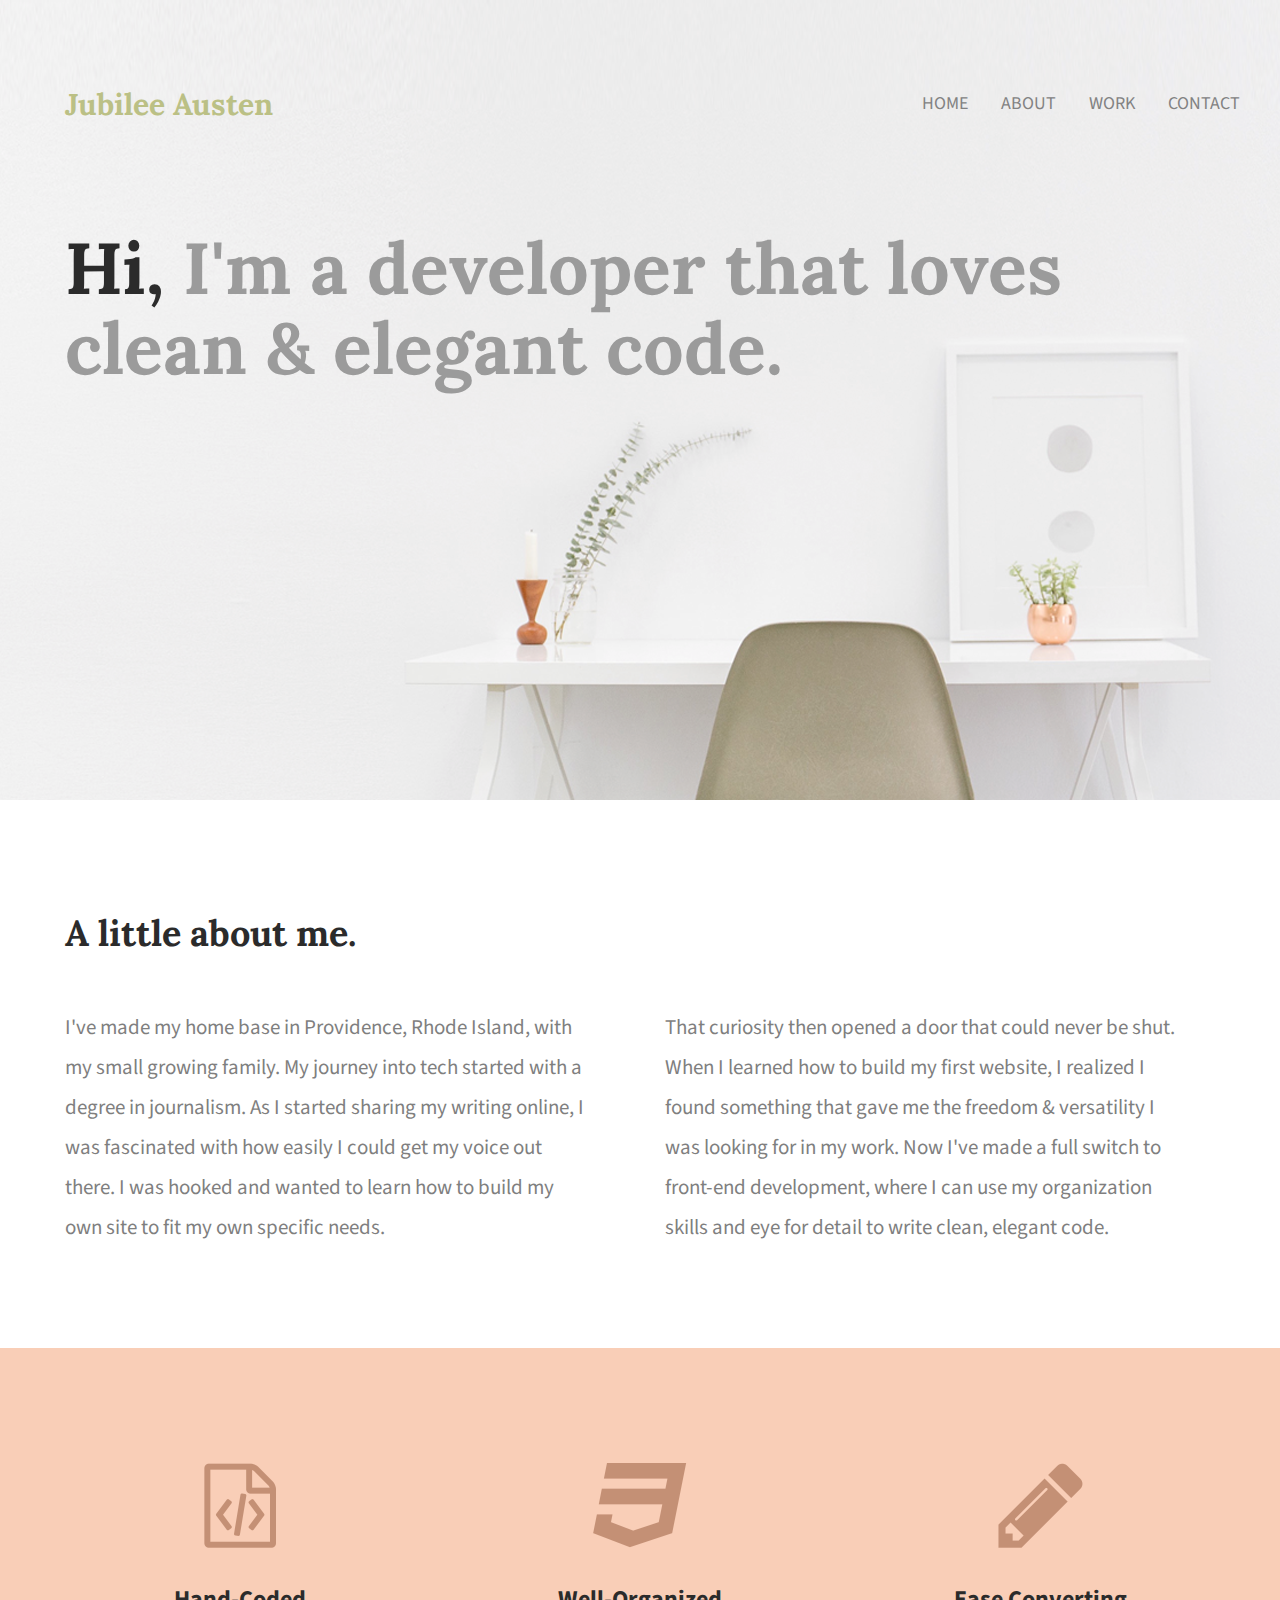
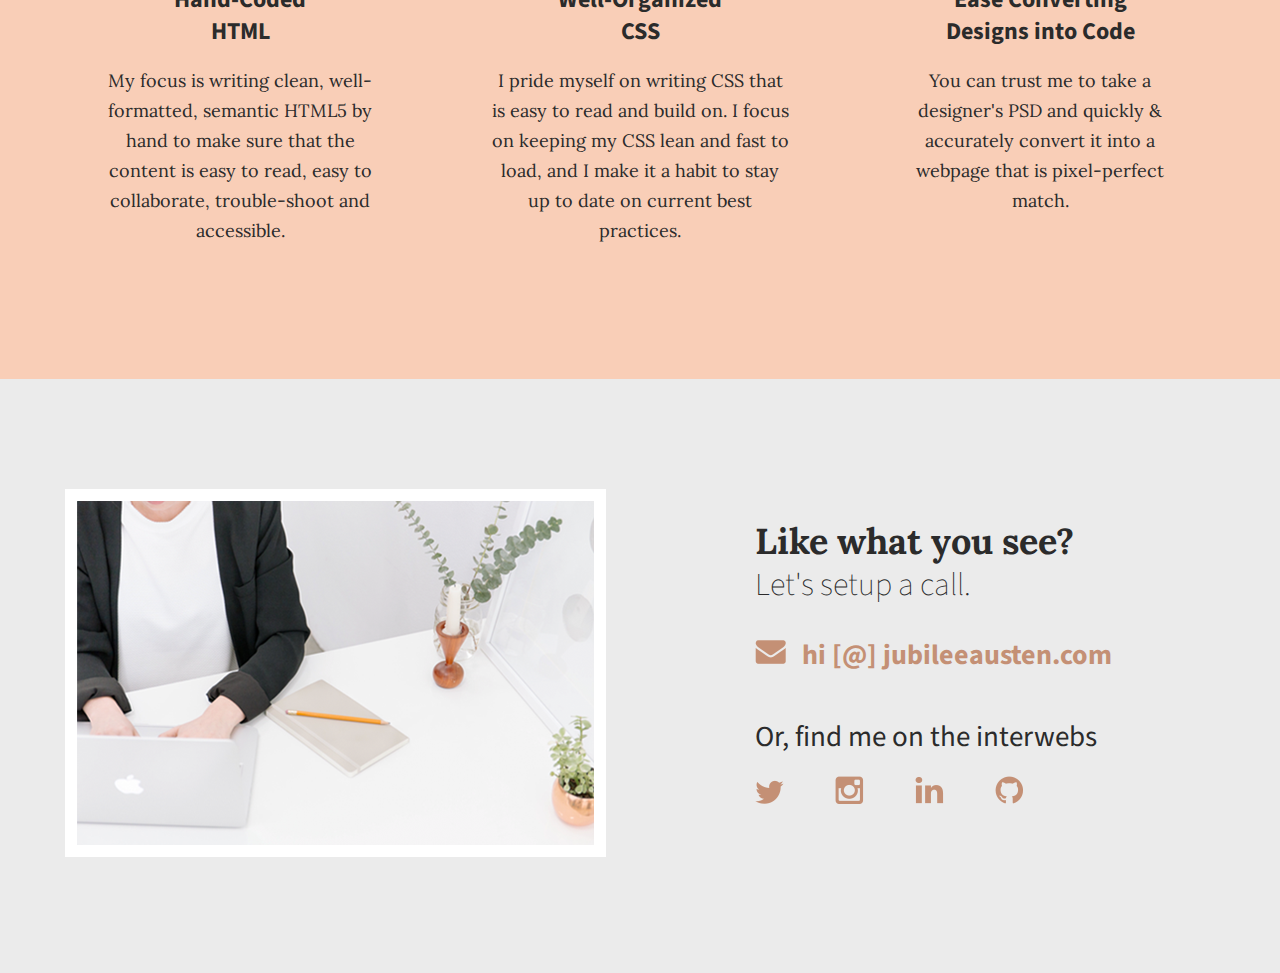
<file: jubilee-austen/index.html>
<!doctype html>
<html lang="en">
   <!-- HEADER -->
    <head>
       <meta charset="utf-8">
       <title>Jubilee Austen | Portfolio</title>
       <link rel="stylesheet" href="css/normalize.css">
       <link rel="stylesheet" href="css/main.css">
       <link href="https://fonts.googleapis.com/css2?family=Lora:wght@400;700&display=swap" rel="stylesheet">
       <link href='https://fonts.googleapis.com/css?family=Source+Sans+Pro:400,700' rel='stylesheet' type='text/css'>
   </head>
   <body>
    <header>
        <div class="full-width">
                <div class="half-width">
                <h1>Jubilee Austen</h1>
            </div>
            <div class="half-width">
                <nav> 
                    <ul>
                    <li><a href="index.html">Home</a></li>
                    <li><a href="#about">About</a></li>
                    <li><a href="#work">Work</a></li>
                    <li><a href="#contact">Contact</a></li>
                </ul> 
            </nav>
            </div>
            <h2><span>Hi,</span> I'm a developer that loves clean &amp; elegant code.</h2>
        </div>
        </header>
    <main>
        <!-- ABOUT SECTION -->
        <section>
        <div id="about">
            <link href="https://fonts.googleapis.com/css2?family=Lora&display=swap" rel="stylesheet">
            <link href="https://fonts.googleapis.com/css2?family=Lora:wght@400;700&display=swap" rel="stylesheet">
            <link href='https://fonts.googleapis.com/css?family=Source+Sans+Pro:400,700' rel='stylesheet' type='text/css'>
            <div class="full-width">
                <h2>A little about me.</h2>
                <div class="half-width">
                    <p>I've made my home base in Providence, Rhode Island, with my small growing family. My journey into tech started with a 
                        degree in journalism. As I started sharing my writing online, I was fascinated with how easily I could get my voice out 
                        there. I was hooked and wanted to learn how to build my own site to fit my own specific needs.
                    </p>  
                </div>
                <div class="half-width">
                    <p>That curiosity then opened a door that could never be shut. When I learned how to build my first website, I realized I 
                    found something that gave me the freedom & versatility I was looking for in my work. Now I've made a full switch to 
                    front-end development, where I can use my organization skills and eye for detail to write clean, elegant code.
                    </p>
                </div>
            </div>
        </div>
        </section>
        <!-- WORK SECTION -->
        <section>
        <div id="work">
            <div class="full-width">
                <div class="third-width">
                    <img src="img/html-icon.png" alt="HTML icon" />
                    <h3>Hand-Coded HTML</h3>
                    <p>My focus is writing clean, well-formatted, semantic HTML5 by hand to make sure that the content is easy to read, easy to 
                    collaborate, trouble-shoot and accessible.
                    </p>  
                </div>
                <div class="third-width">
                    <img src="img/css-icon.png" alt="CSS icon" />
                    <h3>Well-Organized CSS</h3>
                        <p>I pride myself on writing CSS that is easy to read and build on. I focus on keeping my CSS lean and fast to load, and I 
                        make it a habit to stay up to date on current best practices.
                        </p>
                </div>
                <div class="third-width">  
                    <img src="img/pencil-icon.png" alt="Pencil icon" />
                    <h3>Ease Converting Designs into Code</h3>
                        <p>You can trust me to take a designer's PSD and quickly & accurately convert it into a webpage that is pixel-perfect 
                        match.
                        </p>
                </div>
            </div>
        </div>
        </section>
        </main>
        <!-- FOOTER -->
        <footer id="contact">
            <div class="full-width">
                <div class="half-width">
                    <img id="contact-image" src="img/contact-image.png" alt="Contact image" />
                </div>
                <div class="half-width">
                    <h2>Like what you see?</h2>
                    <h3 id="email-header"> Let's setup a call.</h3>
                    <a href="mailto:hi@jubileeausten.com" target="_blank">
                        <p><img id="envelope" src="img/envelope.png" alt="Envelope" /> hi [@] jubileeausten.com</p>
                    </a> 
                    <h3 id="socialmedia-header"> Or, find me on the interwebs</h3>
                    <ul>
                        <li><a href="http://www.twitter.com" target="_blank">
                        <img src="img/twitter.png" alt="Twitter" />
                        </a></li>
                        <li><a href="http://www.instagram.com/missjferrari" target="_blank">
                        <img src="img/instagram.png" alt="Instagram"/>
                        </a></li>
                        <li><a href="http://www.linkedin.com" target="_blank">
                        <img src="img/linkedIn.png" alt="Linkedin" />
                        </a></li>
                        <li><a href="http://www.github.com/missjferrari" target="_blank">
                        <img src="img/github.png" alt="github" />
                        </a></li>
                    </ul>
            </div>
        </div>
        </footer>
</body>
</html>
</file>
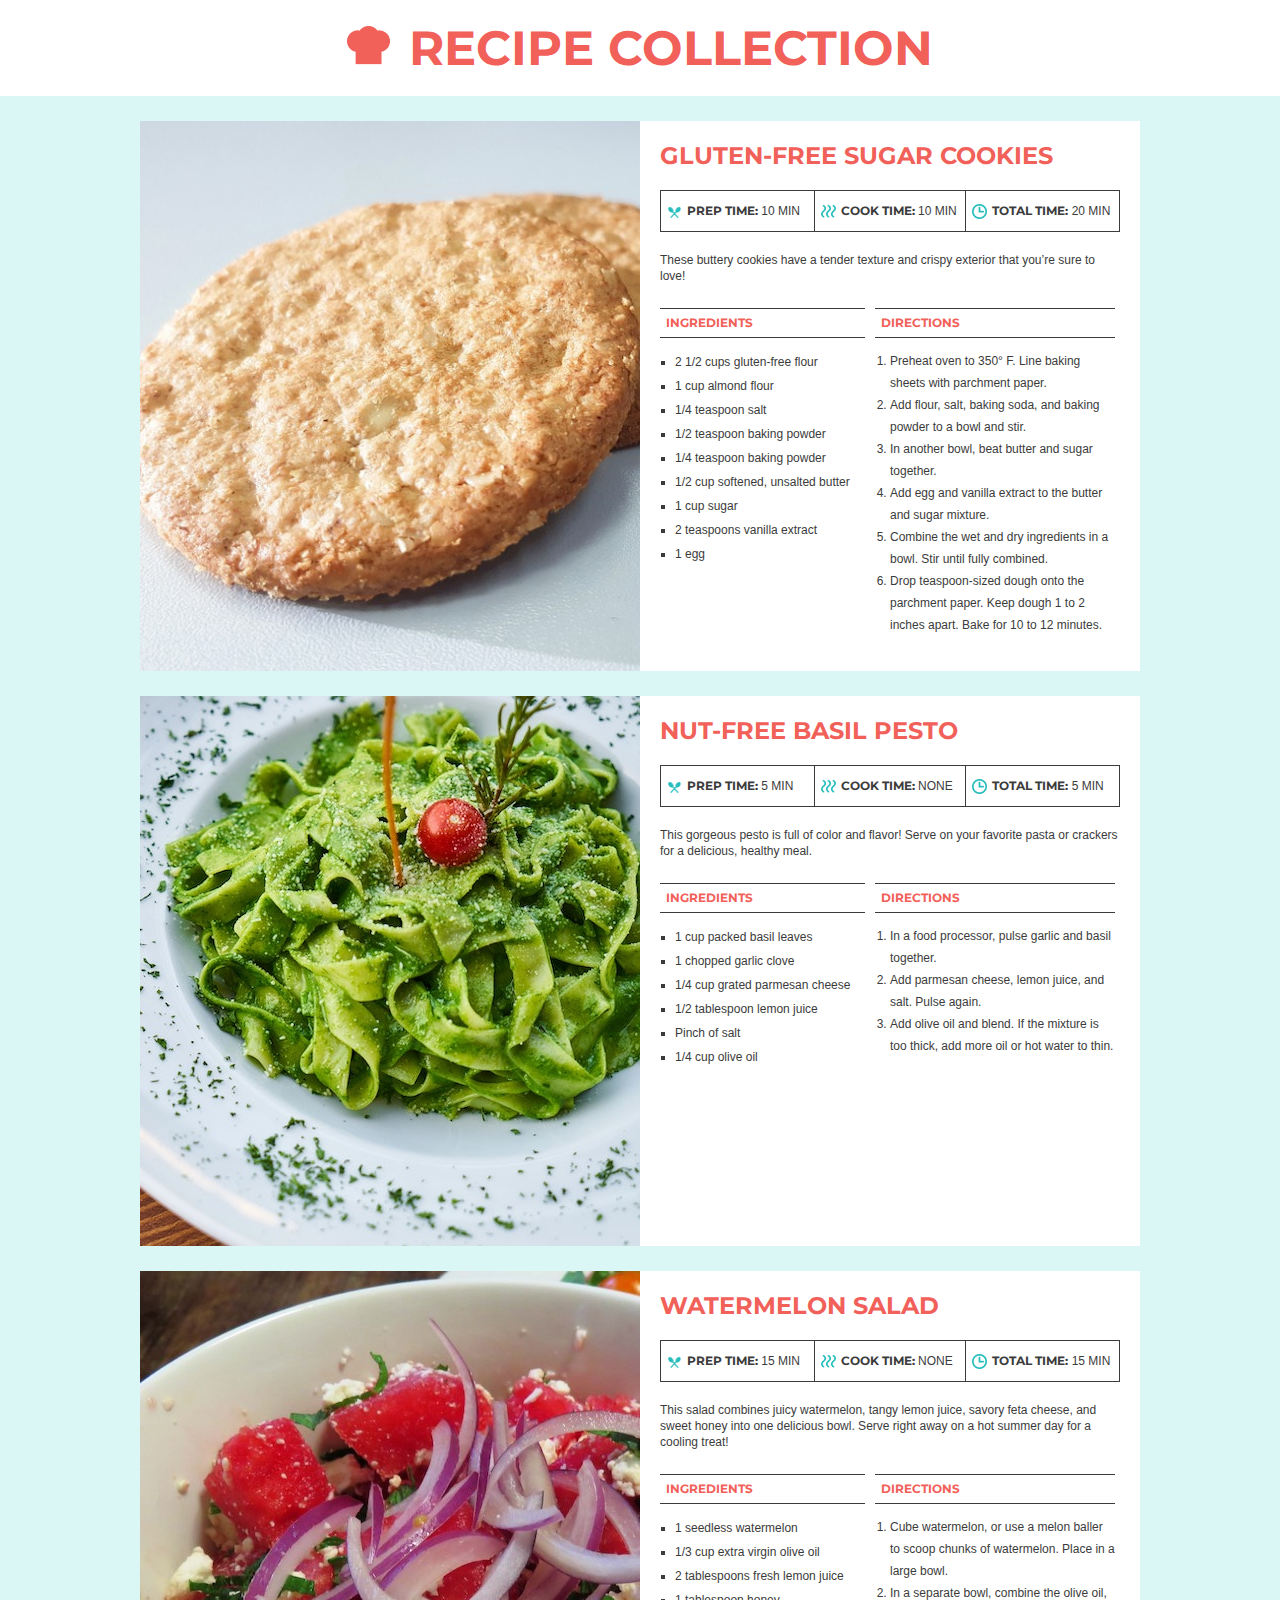
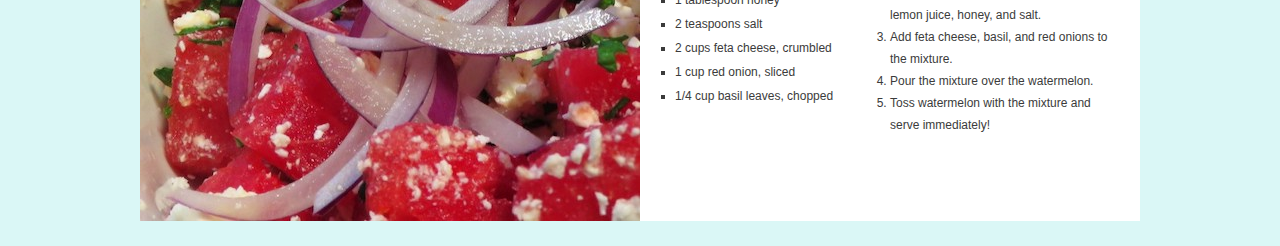
<file: recipe-cards/index.html>
<!doctype html>
<html lang="en">

    <head>
        <meta charset="utf-8">
        <title>Recipe Cards Project</title>
        <link rel="stylesheet" href="css/normalize.css">
        <link rel="stylesheet" href="css/style.css">
        <link href="https://fonts.googleapis.com/css2?family=Montserrat:wght@400;700;800&display=swap" rel="stylesheet">
    </head>

    <body>
        <header>
            <img src="img/chef-hat.png" alt="chef hat">
            <h1>Recipe Collection</h1>
        </header>
        <main>
            <article id="cookies" class="card">
                <div class="image"></div>
                <div class="recipe">
                    <h2>Gluten-Free Sugar Cookies</h2>
                    <div class="time">
                        <div class="prep">
                            <img src="img/spoons.png" alt="prep time"><p class="time-details"><strong>Prep Time:</strong> 10 Min</p>
                        </div>
                        <div class="cook">
                            <img src="img/steam.png" alt="cook time"><p class="time-details"><strong>Cook Time:</strong> 10 Min</p>
                        </div>
                        <div class="total">
                            <img src="img/clock.png" alt="total time"><p class="time-details"><strong>Total Time:</strong> 20 Min</p>
                        </div>
                    </div>
                    <p class="description">These buttery cookies have a tender texture and crispy exterior that you’re
                        sure to love!</p>
                    <div class="columns">
                        <section class="ingredients">
                            <h3>Ingredients</h3>
                            <ul>
                                <li>2 1/2 cups gluten-free flour</li>
                                <li>1 cup almond flour</li>
                                <li>1/4 teaspoon salt</li>
                                <li>1/2 teaspoon baking powder</li>
                                <li>1/4 teaspoon baking powder</li>
                                <li>1/2 cup softened, unsalted butter</li>
                                <li>1 cup sugar</li>
                                <li>2 teaspoons vanilla extract</li>
                                <li>1 egg</li>
                            </ul>
                        </section>
                        <section class="directions">
                            <h3>Directions</h3>
                            <ol>
                                <li>Preheat oven to 350&deg; F. Line baking sheets with parchment paper.</li>
                                <li>Add flour, salt, baking soda, and baking powder to a bowl and stir.</li>
                                <li>In another bowl, beat butter and sugar together.</li>
                                <li>Add egg and vanilla extract to the butter and sugar mixture.</li>
                                <li>Combine the wet and dry ingredients in a bowl. Stir until fully combined.</li>
                                <li>Drop teaspoon-sized dough onto the parchment paper. Keep dough 1 to 2 inches apart.
                                    Bake for 10 to 12 minutes.</li>
                            </ol>
                        </section>
                    </div>
                </div>
            </article>
            <article id="pesto" class="card">
                <div class="image"></div>
                <div class="recipe">
                    <h2>Nut-Free Basil Pesto</h2>
                    <div class="time">
                        <div class="prep">
                            <img src="img/spoons.png" alt="prep time"><p class="time-details"><strong>Prep Time:</strong> 5 Min</p>
                        </div>
                        <div class="cook">
                            <img src="img/steam.png" alt="cook time"><p class="time-details"><strong>Cook Time:</strong> None</p>
                        </div>
                        <div class="total">
                            <img src="img/clock.png" alt="total time"><p class="time-details"><strong>Total Time:</strong> 5 Min</p>
                        </div>
                    </div>
                    <p class="description">This gorgeous pesto is full of color and flavor! Serve on your favorite pasta
                        or crackers for a delicious, healthy meal.</p>
                    <div class="columns">
                        <section class="ingredients">
                            <h3>Ingredients</h3>
                            <ul>
                                <li>1 cup packed basil leaves</li>
                                <li>1 chopped garlic clove</li>
                                <li>1/4 cup grated parmesan cheese</li>
                                <li>1/2 tablespoon lemon juice</li>
                                <li>Pinch of salt</li>
                                <li>1/4 cup olive oil</li>
                            </ul>
                        </section>
                        <section class="directions">
                            <h3>Directions</h3>
                            <ol>
                                <li>In a food processor, pulse garlic and basil together.</li>
                                <li>Add parmesan cheese, lemon juice, and salt. Pulse again.</li>
                                <li>Add olive oil and blend. If the mixture is too thick, add more oil or hot water to
                                    thin.</li>
                            </ol>
                        </section>
                    </div>
                </div>
            </article>
            <article id="salad" class="card">
                <div class="image"></div>
                <div class="recipe">
                    <h2>Watermelon Salad</h2>
                    <div class="time">
                        <div class="prep">
                            <img src="img/spoons.png" alt="prep time"><p class="time-details"><strong>Prep Time:</strong> 15 Min</p>
                        </div>
                        <div class="cook">
                            <img src="img/steam.png" alt="cook time"><p class="time-details"><strong>Cook Time:</strong> None</p>
                        </div>
                        <div class="total">
                            <img src="img/clock.png" alt="total time"><p class="time-details"><strong>Total Time:</strong> 15 Min</p>
                        </div>
                    </div>
                    <p class="description">This salad combines juicy watermelon, tangy lemon juice, savory feta cheese,
                        and sweet honey into one delicious bowl. Serve right away on a hot summer day for a cooling
                        treat!</p>
                    <div class="columns">
                        <section class="ingredients">
                            <h3>Ingredients</h3>
                            <ul>
                                <li>1 seedless watermelon</li>
                                <li>1/3 cup extra virgin olive oil</li>
                                <li>2 tablespoons fresh lemon juice</li>
                                <li>1 tablespoon honey</li>
                                <li>2 teaspoons salt</li>
                                <li>2 cups feta cheese, crumbled</li>
                                <li>1 cup red onion, sliced</li>
                                <li>1/4 cup basil leaves, chopped</li>
                            </ul>
                        </section>
                        <section class="directions">
                            <h3>Directions</h3>
                            <ol>
                                <li>Cube watermelon, or use a melon baller to scoop chunks of watermelon. Place in a
                                    large bowl.</li>
                                <li>In a separate bowl, combine the olive oil, lemon juice, honey, and salt.</li>
                                <li>Add feta cheese, basil, and red onions to the mixture.</li>
                                <li>Pour the mixture over the watermelon.</li>
                                <li>Toss watermelon with the mixture and serve immediately!</li>
                            </ol>
                        </section>
                    </div>
                </div>
            </article>
        </main>
    </body>

</html>
</file>
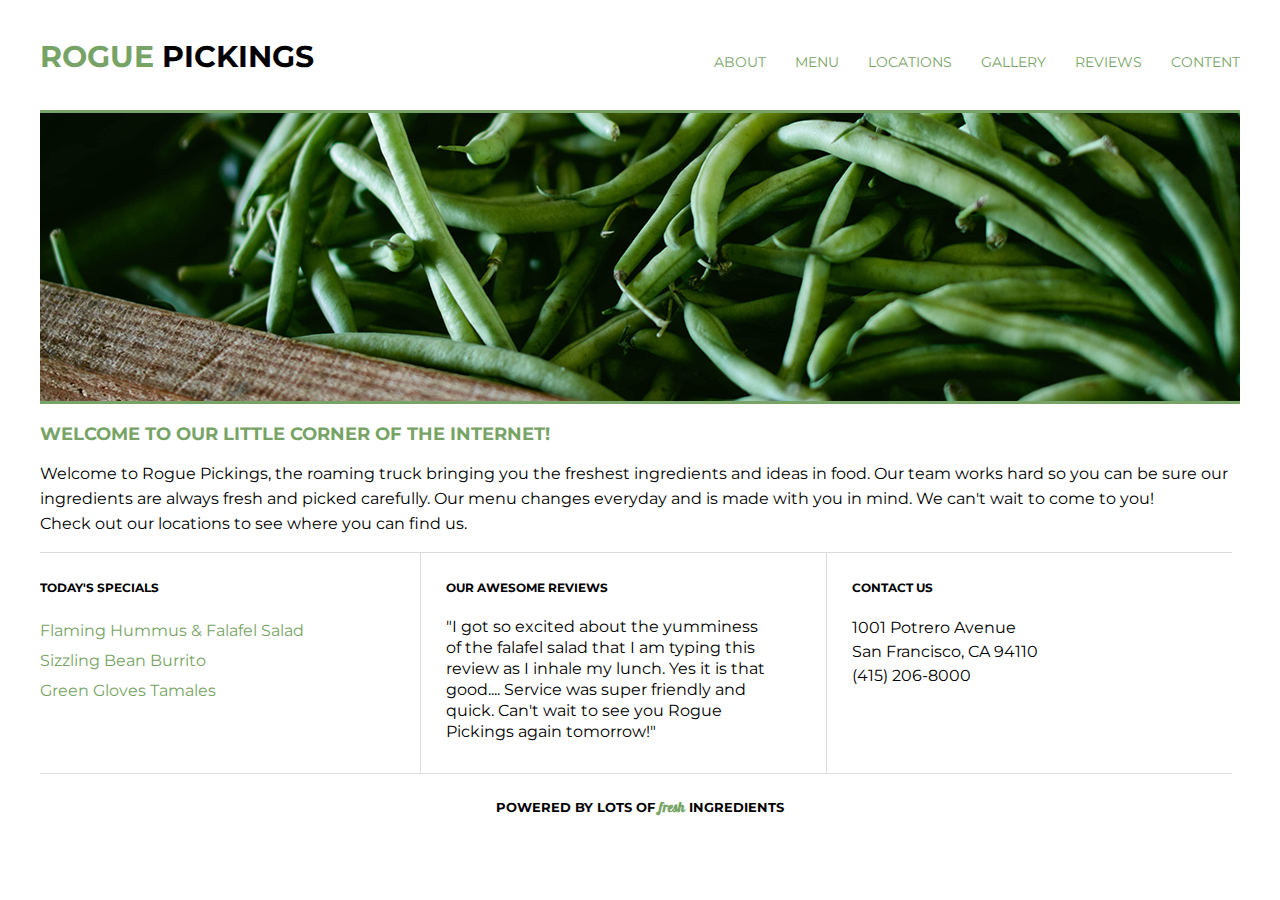
<file: rogue-pickings/index.html>
<!doctype html>
<html lang="en">
    <head>
        <meta charset="utf-8">
        <title>Rogue Pickings</title>
        <link rel="stylesheet" href="css/normalize.css">
        <link rel="stylesheet" href="css/main.css">
        <link href="https://fonts.googleapis.com/css2?family=Montserrat:wght@400;700&display=swap" rel="stylesheet">
        <link href="https://fonts.googleapis.com/css2?family=Galada&display=swap" rel="stylesheet">
    </head>
    <body>
        <!--HEADER-->
        <header>
        <div class="full-width">
            <div class="half-width">
            <h1><span>Rogue</span> Pickings</h1>
            </div>
            <div class="half-width">
                <nav> 
                    <ul>
                    <li><a href="#about">About</a></li>
                    <li><a href="#menu">Menu</a></li>
                    <li><a href="#locations">Locations</a></li>
                    <li><a href="#gallery">Gallery</a></li>
                    <li><a href="#reviews">Reviews</a></li>
                    <li><a href="#content">Content</a></li>
                    </ul> 
                </nav>
            </div>
        </div>
    </header>
    <!--TOP SECTION-->
    <main>
        <section class="top-section">
            <div class="full-width">
                <img id="hero-image" src="img/hero-image.png" alt="Green Beans">
                <h2>Welcome to our little corner of the internet!</h2>
                <p>Welcome to Rogue Pickings, the roaming truck bringing you the freshest ingredients and ideas in food.  Our team works hard so you
                can be sure our ingredients are always fresh and picked carefully.  Our menu changes everyday and is made with you in mind.  We can't 
                wait to come to you!<br>Check out our locations to see where you can find us.
                </p>
            </div>
        </section>
    <!--BOTTOM SECTION-->
        <section class="bottom-section">
            <div class="full-width">
                <div class="specials">
                    <h3>Today's Specials</h3>
                    <ul>
                        <li>Flaming Hummus &amp; Falafel Salad</li>
                        <li>Sizzling Bean Burrito</li>
                        <li>Green Gloves Tamales</li>
                    </ul>
                </div>
                <div class="reviews">
                    <h3>Our Awesome Reviews</h3>
                    <p>"I got so excited about the yumminess of the falafel salad that I am typing this review as I inhale my lunch.  Yes it is 
                    that good.... Service was super friendly and quick.  Can't wait to see you Rogue Pickings again tomorrow!"
                    </p>
                </div>    
                <div class="contact">
                    <h3>Contact Us</h3>
                    <p>1001 Potrero Avenue<br>San Francisco, CA 94110<br>(415) 206-8000</p>
                </div>
            </div>
        </section>
    </main>
    <!--FOOTER-->
    <footer id="footer">
        <div class="full-width">
        <h5>Powered by lots of <span>fresh</span> ingredients</h5>
        </div>
    </footer>
    </body>
</html>
</file>
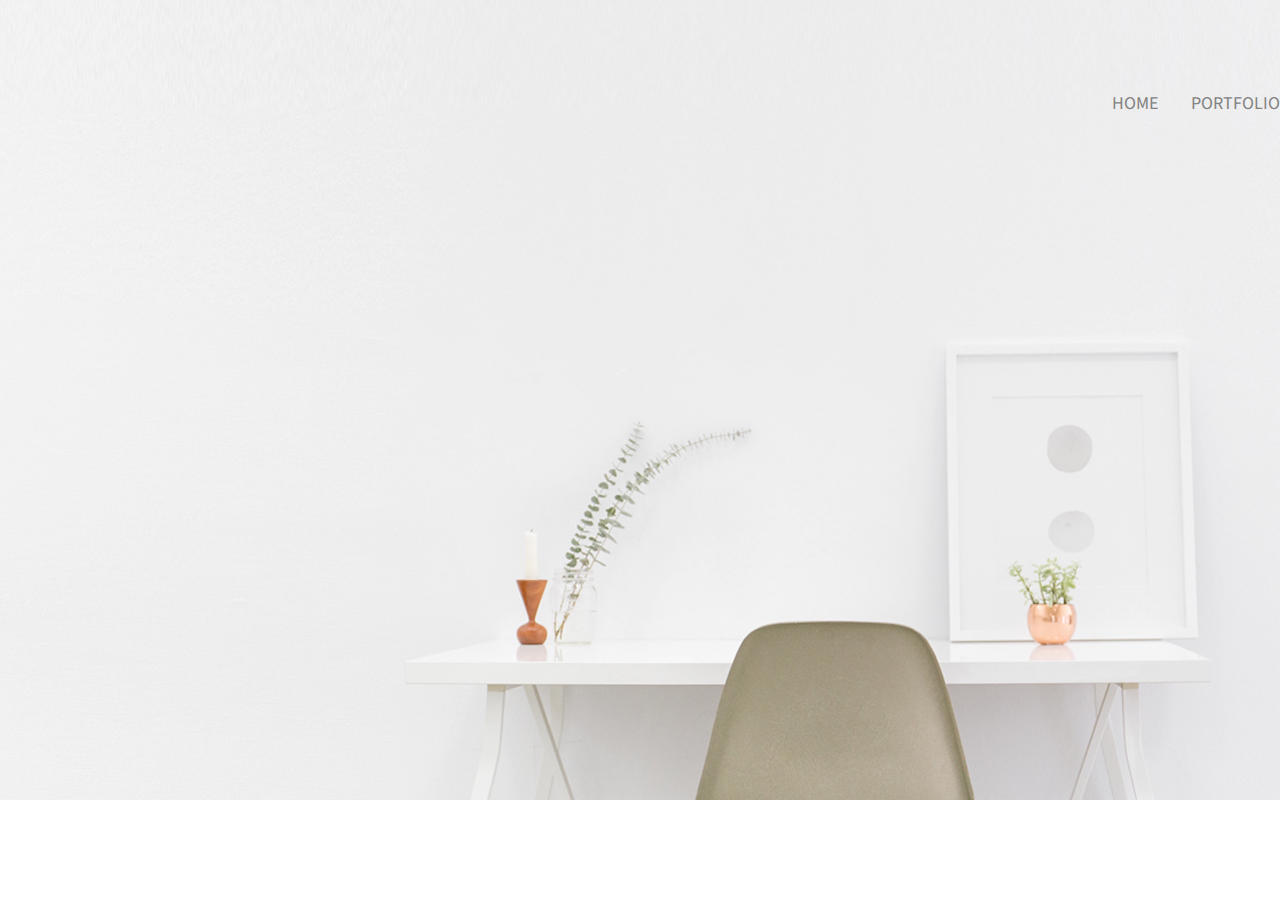
<file: jubilee-austen/portfolio/index.html>
<!doctype html>
<html lang="en">
    <head>
        <meta charset="utf-8">
        <title>My Work</title>
        <link rel="stylesheet" href="../css/normalize.css">
       <link rel="stylesheet" href="../css/main.css">
       <link href="https://fonts.googleapis.com/css2?family=Lora:wght@400;700&display=swap" rel="stylesheet">
       <link href='https://fonts.googleapis.com/css?family=Source+Sans+Pro:400,700' rel='stylesheet' type='text/css'>
    </head>
    <body>
        <header>
            <nav> 
                <ul>
                <li><a href="../index.html">Home</a></li>
                <li><a href="portfolio/index.html">Portfolio</a></li>
            </ul> 
        </nav>
        </header>
    </body>
</file>
<file: jubilee-austen/css/main.css>
/***** BASE STYLES *****/
body {
    font-family: 'Source Sans Pro', sans-serif;
    color: #2b2b2b;
}
/***** GRID *****/
.full-width {
    width: 1200px;
    margin: 0 auto;
    overflow: auto;
}
.half-width {
    width: 600px;
    float: left;
}
.third-width {
    width: 400px;
    float: left;
}
/***** HEADER *****/
header {
    height: 800px;
    background-image: url('../img/hero.png');
    background-size: cover;
    background-position: center;
}
header h1 { 
    font-family: 'Lora';
    color: #bbc085;
    font-size: 30px;
    padding: 65px 0 65px 25px;
}
nav {
    float: right; 
    padding: 75px 0px 0px 0px;
}
nav ul li{
    list-style-type:none;
    margin:0;
    padding:0;
    display: inline-block;
}
nav ul li a {
    text-transform: uppercase;
    text-decoration: none;
    font-size: 18px;
    color: #828282;
    padding-left: 30px; 
}
header h2 {
    width: 1077px;
    clear: both;
    font-family: 'Lora';
    font-size: 72px;
    line-height: 80px;
    color: #9b9b9b;
    padding: 20px 0 20px 25px;
}
header h2 span {
    color: #2b2b2b;
}
/***** ABOUT STYLE *****/
#about .full-width {
    padding: 80px 0;
}
#about h2 {
    font-family: 'Lora';
    color: #2b2b2b;
    font-size: 36px;
    padding-left: 25px;
}
#about p {
    font-family: 'source sans pro';
    color: #7F7F7F;
    font-size: 21px;
    line-height: 40px;
    padding-left: 25px;
    padding-right: 50px;
}
/***** WORK STYLE *****/
#work {
    background-color: #f9ceb7;
    text-align: center;
}
#work .full-width {
    padding: 115px 0;
}
#work img {
    padding-bottom: 30px;
}
#work h3 {
    font-family: 'source sans pro';
    color: #2b2b2b;
    font-size: 24px;
    line-height: 32px;
    margin: 0 auto;
    width: 195px;
}
#work p {
    font-family: 'Lora';
    color: #2b2b2b;
    font-size: 18px;
    line-height: 30px;
    padding: 0 50px;
}
/***** CONTACT STYLE *****/
#contact {
    background: #ebebeb;
}
#contact .full-width {
    padding: 110px 0;
}
#contact img#contact-image {
    margin-left: 25px;
    border: 12px solid #ffffff;
}
#contact h2, #contact #email-header, #contact #socialmedia-header, #contact ul {
    padding-left: 115px;
}
#contact #envelope {
    padding: 0 10px 0 115px;
}
#contact h2 {
    font-family: 'Lora' , serif;
    color: #2b2b2b;
    font-size: 36px;
    line-height: 44px;
}
#contact #email-header{
    font-size: 32px;
    font-weight: lighter;
    line-height: 44px;
    margin: -30px 0 5px 0;
}
#contact #socialmedia-header {
    font-weight: normal;
    font-size: 29px;
    line-height: 44px;
    margin: 40px 0 0 0;
}
#contact a {
    text-decoration: none;
    color: #c49075;
    font-weight: bold;
    font-size: 28px;
}
#contact ul {
    list-style: none;
}
#contact ul li {
     display: inline-block;
}
#contact ul img {
    padding-right: 48px;
}
/***** PORTFOLIO PAGE *****/
</file>
<file: recipe-cards/css/style.css>
body {
    background-color: #DAF7F6;
    font-family: 'Open Sans', sans-serif;
    font-size: 12px;
    line-height: 16px;
    color: #3B3B3B;
}
/***** HEADER *****/
header {
    background-color: white;
    text-align: center;   
}

h1 {
    display: inline-block;
    padding: 40px 0;
    margin: 0;
    font-family: 'Montserrat', sans-serif;
    font-size: 48px;
    font-weight: bold;
    text-transform: uppercase;
    color: #F16059;
}

header img {
    margin-right: 16px;
}
/***** MAIN STYLES *****/
main {
    width: 1000px;
    margin: 0 auto;
}

.card {
    margin: 25px 0;
    overflow: auto;
}

.image {
    float: left;
    width: 500px;
    height: 550px
}

.recipe {
    float: left;
    padding: 20px;
    width: 500px;
    height: 550px;
    background: white;
    box-sizing: border-box;
}
/***** IMAGES *****/
#cookies .image {
    background-image: url("../img/gluten-free-sugar-cookies.jpg");
    background-size: cover;
}

#pesto .image {
    background-image: url("../img/nut-free-pesto.jpg");
    background-size: cover;
}

#salad .image {
    background-image: url("../img/watermelon-salad.jpg");
    background-size: cover;
}
/***** HEADER STYLES *****/
.recipe h2 {
    margin-top: 0;
    font-family: 'Montserrat', sans-serif;
    font-size: 24px;
    font-weight: bold;
    text-transform: uppercase;
    line-height: 29px;
    color: #F16059;
}

.time {
    margin-bottom: 20px;
    border-width: 1px;
    border-style: solid;
    border-color: #3B3B3B;
    overflow: auto;
}

.time div {
    float: left;
    padding-left: 6px;
    width: 33.333%;
    box-sizing: border-box;
    text-transform: uppercase;
}

.time .cook {
    border-width: 0 1px;
    border-style: solid;
    border-color: #3B3B3B;
}

.time img {
    margin-right: 5px;
    vertical-align: middle;
    width: 15px;
    height: auto;
}

.time-details {
    display: inline-block;
}

.time strong {
    font-family: 'Montserrat', sans-serif;
}

.columns {
    overflow: auto;
}

.directions {
    float: left;
    width: 240px;
}

.ingredients {
    float: left;
    width: 205px;
    margin-right: 10px;
}

.recipe h3 {
    padding: 6px;
    border-width: 1px 0;
    border-style: solid;
    border-color: #3B3B3B;
    font-family: 'Montserrat', sans-serif;
    color: #F16059;
    font-size: 12px;
    font-weight: bold;
    text-transform: uppercase;
}

.ingredients ul {
    padding-left: 15px;
    line-height: 24px;
    list-style-type: square;
}

.directions ol {
    padding-left: 15px;
    line-height: 22px;
}
</file>
<file: rogue-pickings/css/main.css>
/***** BASE STYLES *****/
body {
    font-family: 'Montserrat';
}
/***** GRID *****/
.full-width {
    width: 1200px;
    margin: 0 auto;
    overflow: auto;
}
.half-width {
    width: 600px;
    float: left;
}
/***** SECTIONS *****/
.top-section, .bottom-section {
    clear: both;
    margin: 0 auto;
}
.main-image {
    height: auto;
    float: left;
}
.specials, .reviews, .contact {
    border-top: 1px solid #dedbdc;
    border-bottom: 1px solid #dedbdc;
    width: 380px;
    float: left;
    height: 210px;
    padding-top: 10px;
}
/***** HEADER *****/
header {
    height: 110px;
}
header h1 { 
    color: #000000;
    font-size: 30px;
    text-transform: uppercase;
    line-height: 23px;
    padding: 25px 0 0;
}
header h1 span {
    color: #77a466;
}
nav {
    float: right;
    padding: 35px 0px 0;
}
nav ul li{
    display: inline-block;
}
nav ul li a {
    text-transform: uppercase;
    text-decoration: none;
    font-size: 14px;
    color:  #77a466;
    line-height: 23px;
    padding-left: 25px;
}    
/*****TOP SECTION*****/
.top-section #hero-image {
    height: auto;
    border-top: 3px solid #77a466;
    border-bottom: 3px solid #77a466;
}
.top-section h2 {
    color: #77a466;
    font-weight: bold;
    font-size: 18px;
    text-transform: uppercase;
}
.top-section p {
    font-size: 16px;
    line-height: 25px;
}
/***** BOTTOM SECTION *****/
.specials h3 {
    font-weight: bold;
    font-size: 12px;
    line-height: 25px;
    text-transform: uppercase;
}
.specials ul {
    color: #77a466;
    font-size: 16px;
    line-height: 30px;
    padding-left: 0px;
}
.specials ul li {
    display: block;
}
.reviews {
    border-left: 1px solid #dedbdc;
    border-right: 1px solid #dedbdc;
    padding-left: 25px;
}
.reviews h3 {
    font-weight: bold;
    font-size: 12px;
    line-height: 25px;
    text-transform: uppercase;
}
.reviews p{
    font-size: 16px;
    line-height: 21px;
    padding-right: 50px;
}
.contact {
    padding-left: 25px;
}
.contact h3 {
    font-weight: bold;
    font-size: 12px;
    line-height: 25px;
    text-transform: uppercase;
}
.contact p {
    font-size: 16px;
    line-height: 24px;
}
/***** FOOTER *****/
#footer {
    font-size: 16px;
    font-weight: bold;
    line-height: 23px;
    text-transform: uppercase;
    text-align: center;
}
#footer span{
    font-family: 'Galada';
    color: #77a466;
    text-transform: none;
}
</file>
